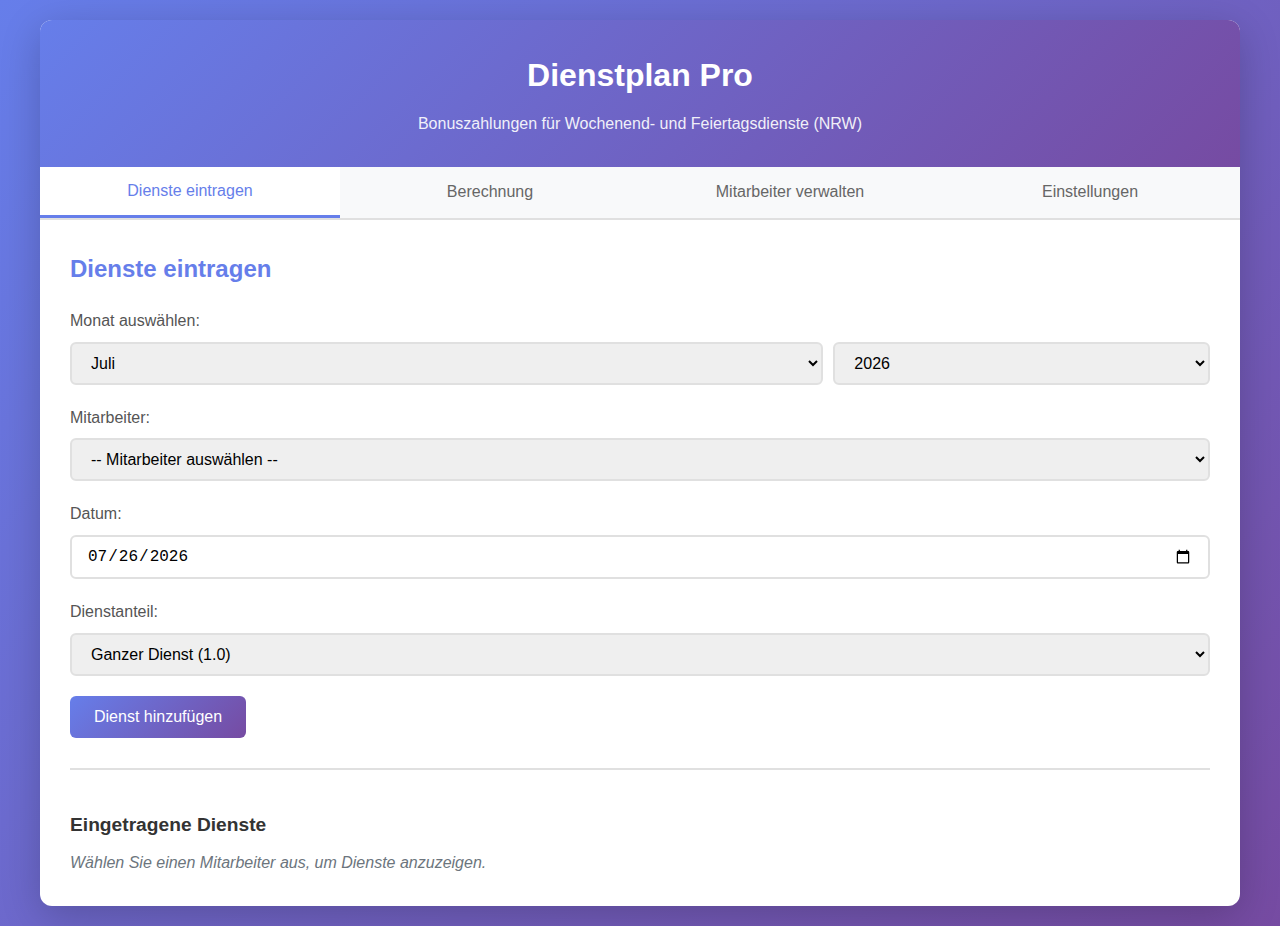
<file: index.html>
<!DOCTYPE html>
<html lang="de">
<head>
    <meta charset="UTF-8">
    <meta name="viewport" content="width=device-width, initial-scale=1.0">
    <title>Dienstplan Pro</title>
    <link rel="manifest" href="manifest.json">
    <meta name="theme-color" content="#0f172a">
    <link rel="stylesheet" href="styles.css">
    <script>
      if ('serviceWorker' in navigator) {
        navigator.serviceWorker.register('sw.js')
          .then(() => console.log('Service Worker Registered'));
      }
    </script>
</head>
<body>
    <div class="container">
        <header>
            <h1>Dienstplan Pro</h1>
            <p class="subtitle">Bonuszahlungen für Wochenend- und Feiertagsdienste (NRW)</p>
        </header>

        <!-- Navigation Tabs -->
        <div class="tabs">
            <button class="tab-btn active" data-tab="duties">Dienste eintragen</button>
            <button class="tab-btn" data-tab="calculation">Berechnung</button>
            <button class="tab-btn" data-tab="employees">Mitarbeiter verwalten</button>
            <button class="tab-btn" data-tab="settings">Einstellungen</button>
        </div>

        <!-- Tab: Dienste eintragen -->
        <div id="tab-duties" class="tab-content active">
            <div class="card">
                <h2>Dienste eintragen</h2>

                <!-- Month Selection -->
                <div class="form-group">
                    <label for="month-select">Monat auswählen:</label>
                    <div class="month-selector">
                        <select id="month-select">
                            <option value="1">Januar</option>
                            <option value="2">Februar</option>
                            <option value="3">März</option>
                            <option value="4">April</option>
                            <option value="5">Mai</option>
                            <option value="6">Juni</option>
                            <option value="7">Juli</option>
                            <option value="8">August</option>
                            <option value="9">September</option>
                            <option value="10">Oktober</option>
                            <option value="11">November</option>
                            <option value="12">Dezember</option>
                        </select>
                        <select id="year-select">
                            <!-- Will be populated by JavaScript -->
                        </select>
                    </div>
                </div>

                <!-- Employee Selection -->
                <div class="form-group">
                    <label for="employee-select-duty">Mitarbeiter:</label>
                    <select id="employee-select-duty">
                        <option value="">-- Mitarbeiter auswählen --</option>
                    </select>
                </div>

                <!-- Add Duty Form -->
                <div class="form-group">
                    <label for="duty-date">Datum:</label>
                    <input type="date" id="duty-date">
                </div>

                <div class="form-group">
                    <label for="duty-share">Dienstanteil:</label>
                    <select id="duty-share">
                        <option value="1">Ganzer Dienst (1.0)</option>
                        <option value="0.5">Halber Dienst (0.5)</option>
                    </select>
                </div>

                <button id="add-duty-btn" class="btn btn-primary">Dienst hinzufügen</button>

                <!-- Duties List -->
                <div class="duties-list">
                    <h3>Eingetragene Dienste</h3>
                    <div id="duties-display">
                        <p class="text-muted">Wählen Sie einen Mitarbeiter aus, um Dienste anzuzeigen.</p>
                    </div>
                </div>
            </div>
        </div>

        <!-- Tab: Berechnung -->
        <div id="tab-calculation" class="tab-content">
            <div class="card">
                <h2>Bonusberechnung</h2>

                <!-- Month Selection for Calculation -->
                <div class="form-group">
                    <label for="calc-month-select">Monat auswählen:</label>
                    <div class="month-selector">
                        <select id="calc-month-select">
                            <option value="1">Januar</option>
                            <option value="2">Februar</option>
                            <option value="3">März</option>
                            <option value="4">April</option>
                            <option value="5">Mai</option>
                            <option value="6">Juni</option>
                            <option value="7">Juli</option>
                            <option value="8">August</option>
                            <option value="9">September</option>
                            <option value="10">Oktober</option>
                            <option value="11">November</option>
                            <option value="12">Dezember</option>
                        </select>
                        <select id="calc-year-select">
                            <!-- Will be populated by JavaScript -->
                        </select>
                    </div>
                </div>

                <button id="calculate-btn" class="btn btn-primary">Berechnung durchführen</button>

                <!-- Results Display -->
                <div id="calculation-results">
                    <!-- Will be populated by JavaScript -->
                </div>
            </div>
        </div>

        <!-- Tab: Mitarbeiter verwalten -->
        <div id="tab-employees" class="tab-content">
            <div class="card">
                <h2>Mitarbeiter verwalten</h2>

                <!-- Add Employee -->
                <div class="form-group">
                    <label for="new-employee-name">Neuer Mitarbeiter:</label>
                    <div class="input-group">
                        <input type="text" id="new-employee-name" placeholder="Name eingeben...">
                        <button id="add-employee-btn" class="btn btn-primary">Hinzufügen</button>
                    </div>
                </div>

                <!-- Employee List -->
                <div class="employee-list">
                    <h3>Mitarbeiter</h3>
                    <div id="employee-list-display">
                        <p class="text-muted">Keine Mitarbeiter vorhanden.</p>
                    </div>
                </div>
            </div>
        </div>

        <!-- Tab: Einstellungen -->
        <div id="tab-settings" class="tab-content">
            <div class="card">
                <h2>Einstellungen & Daten</h2>

                <div class="settings-section">
                    <h3>Berechnungsregeln</h3>
                    <div class="info-box">
                        <h4>Qualifizierende Tage (WE/Feiertag):</h4>
                        <ul>
                            <li>Freitag, Samstag, Sonntag</li>
                            <li>Feiertage in NRW</li>
                            <li>Tag vor einem Feiertag</li>
                        </ul>

                        <h4>Bonusberechnung:</h4>
                        <ul>
                            <li>Mindestens <strong>2.0 qualifizierende Tage</strong> erforderlich</li>
                            <li>Bei Erreichen der Schwelle: <strong>1.0 qualifizierender Tag</strong> wird abgezogen</li>
                            <li>Normale Tage: <strong>250€</strong> pro Tag</li>
                            <li>Qualifizierende Tage: <strong>450€</strong> pro Tag</li>
                            <li>Halbe Dienste werden mit der Hälfte berechnet</li>
                        </ul>

                        <h4>Wichtig:</h4>
                        <p>Wenn weniger als 2.0 qualifizierende Tage erreicht werden, erfolgt <strong>keine Bonuszahlung</strong>.</p>
                    </div>
                </div>

                <div class="settings-section">
                    <h3>Datenexport / Import</h3>
                    <button id="export-csv-btn" class="btn btn-success">📊 Excel/CSV Export</button>
                    <button id="export-report-btn" class="btn btn-primary">📝 Bonus-Bericht</button>
                    <button id="export-btn" class="btn btn-secondary">Daten exportieren (JSON)</button>
                    <p class="text-muted" style="margin-top: 10px;">💡 <strong>Tipp:</strong> CSV-Dateien können direkt mit Excel, LibreOffice oder Google Sheets geöffnet werden. Der Bonus-Bericht öffnet sich in einem neuen Fenster zum Drucken.</p>
                    <div class="form-group">
                        <label for="import-file">Daten importieren:</label>
                        <input type="file" id="import-file" accept=".json">
                        <button id="import-btn" class="btn btn-secondary">Importieren</button>
                    </div>
                </div>

                <div class="settings-section">
                    <h3>Alle Daten löschen</h3>
                    <p class="text-warning">Achtung: Diese Aktion kann nicht rückgängig gemacht werden!</p>
                    <button id="clear-all-btn" class="btn btn-danger">Alle Daten löschen</button>
                </div>
            </div>
        </div>
    </div>

    <!-- Toast Notification -->
    <div id="toast" class="toast"></div>

    <!-- Scripts -->
    <script src="holidays.js"></script>
    <script src="calculator.js"></script>
    <script src="storage.js"></script>
    <script src="app.js"></script>
</body>
</html>
</file>
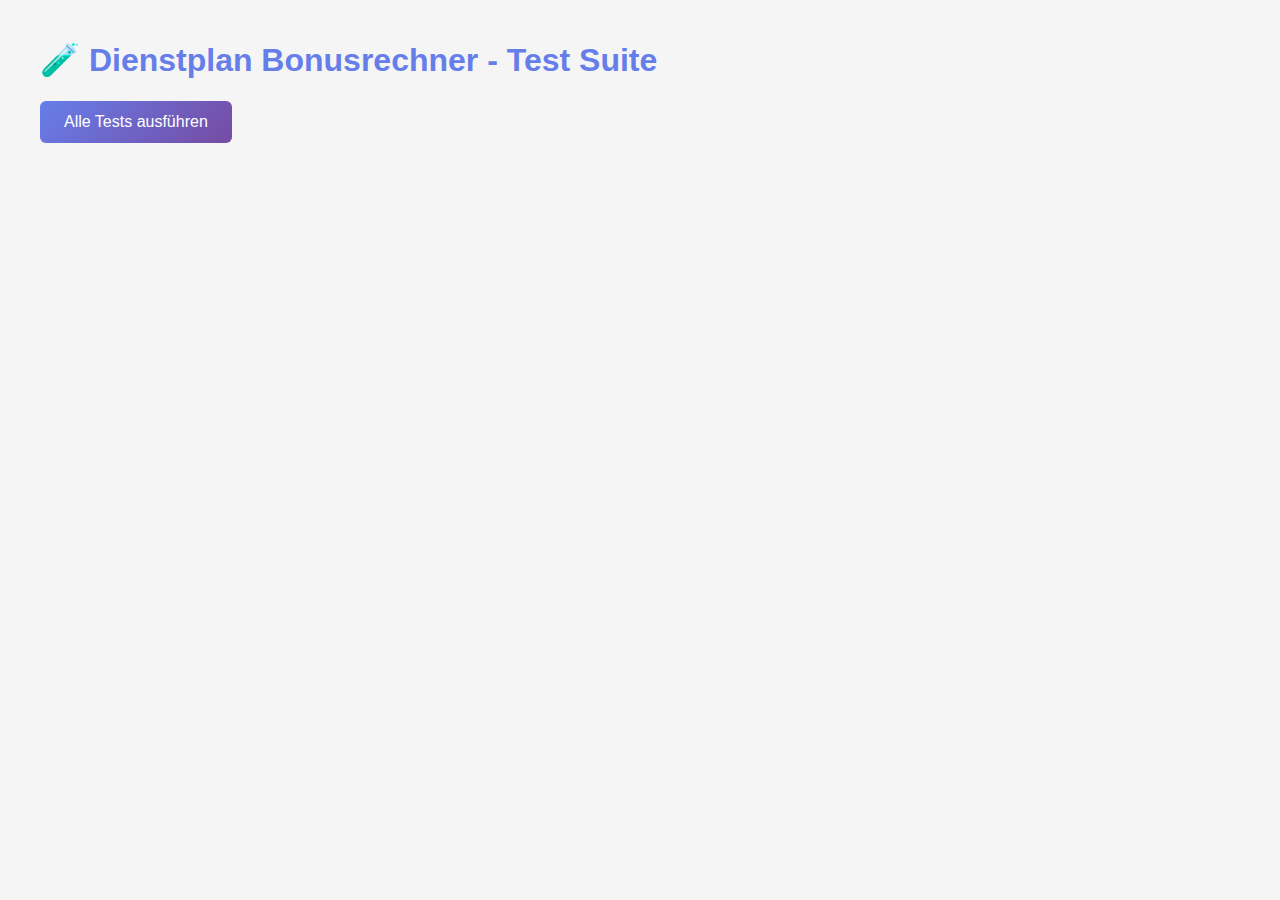
<file: test.html>
<!DOCTYPE html>
<html lang="de">
<head>
    <meta charset="UTF-8">
    <meta name="viewport" content="width=device-width, initial-scale=1.0">
    <title>Dienstplan Test Suite</title>
    <style>
        body {
            font-family: -apple-system, BlinkMacSystemFont, 'Segoe UI', Roboto, sans-serif;
            max-width: 1200px;
            margin: 0 auto;
            padding: 20px;
            background: #f5f5f5;
        }

        h1 {
            color: #667eea;
        }

        .test-suite {
            background: white;
            border-radius: 8px;
            padding: 20px;
            margin-bottom: 20px;
            box-shadow: 0 2px 10px rgba(0, 0, 0, 0.1);
        }

        .test-case {
            padding: 10px;
            margin: 5px 0;
            border-left: 4px solid #ccc;
            background: #f9f9f9;
        }

        .test-case.pass {
            border-left-color: #28a745;
            background: #f0f9f4;
        }

        .test-case.fail {
            border-left-color: #dc3545;
            background: #fff0f0;
        }

        .test-name {
            font-weight: 600;
            margin-bottom: 5px;
        }

        .test-details {
            font-size: 0.9em;
            color: #666;
            font-family: monospace;
        }

        .summary {
            display: flex;
            gap: 20px;
            margin-bottom: 20px;
        }

        .summary-item {
            flex: 1;
            padding: 20px;
            border-radius: 8px;
            text-align: center;
            color: white;
            font-size: 1.2em;
        }

        .summary-item.total {
            background: #667eea;
        }

        .summary-item.passed {
            background: #28a745;
        }

        .summary-item.failed {
            background: #dc3545;
        }

        .summary-item .label {
            font-size: 0.8em;
            opacity: 0.9;
        }

        .summary-item .value {
            font-size: 2em;
            font-weight: bold;
        }

        button {
            background: linear-gradient(135deg, #667eea 0%, #764ba2 100%);
            color: white;
            border: none;
            padding: 12px 24px;
            border-radius: 6px;
            font-size: 1em;
            cursor: pointer;
            margin-bottom: 20px;
        }

        button:hover {
            opacity: 0.9;
        }

        .error-details {
            background: #fff0f0;
            border: 1px solid #dc3545;
            padding: 10px;
            margin-top: 10px;
            border-radius: 4px;
            font-family: monospace;
            font-size: 0.85em;
            color: #721c24;
        }
    </style>
</head>
<body>
    <h1>🧪 Dienstplan Bonusrechner - Test Suite</h1>

    <button id="run-tests" onclick="runAllTests()">Alle Tests ausführen</button>

    <div class="summary" id="summary" style="display: none;">
        <div class="summary-item total">
            <div class="label">Gesamt</div>
            <div class="value" id="total-tests">0</div>
        </div>
        <div class="summary-item passed">
            <div class="label">Bestanden</div>
            <div class="value" id="passed-tests">0</div>
        </div>
        <div class="summary-item failed">
            <div class="label">Fehlgeschlagen</div>
            <div class="value" id="failed-tests">0</div>
        </div>
    </div>

    <div id="test-results"></div>

    <script src="holidays.js"></script>
    <script src="calculator.js"></script>
    <script src="storage.js"></script>
    <script src="test-suite.js"></script>
</body>
</html>
</file>
<file: styles.css>
/* Reset and Base Styles */
* {
    margin: 0;
    padding: 0;
    box-sizing: border-box;
}

body {
    font-family: -apple-system, BlinkMacSystemFont, 'Segoe UI', Roboto, 'Helvetica Neue', Arial, sans-serif;
    line-height: 1.6;
    color: #333;
    background: linear-gradient(135deg, #667eea 0%, #764ba2 100%);
    min-height: 100vh;
    padding: 20px;
}

.container {
    max-width: 1200px;
    margin: 0 auto;
    background: white;
    border-radius: 12px;
    box-shadow: 0 10px 40px rgba(0, 0, 0, 0.2);
    overflow: hidden;
}

/* Header */
header {
    background: linear-gradient(135deg, #667eea 0%, #764ba2 100%);
    color: white;
    padding: 30px;
    text-align: center;
}

header h1 {
    font-size: 2rem;
    margin-bottom: 10px;
}

.subtitle {
    font-size: 1rem;
    opacity: 0.9;
}

/* Tabs */
.tabs {
    display: flex;
    background: #f8f9fa;
    border-bottom: 2px solid #e0e0e0;
    overflow-x: auto;
}

.tab-btn {
    flex: 1;
    padding: 15px 20px;
    border: none;
    background: transparent;
    cursor: pointer;
    font-size: 1rem;
    font-weight: 500;
    color: #666;
    transition: all 0.3s ease;
    white-space: nowrap;
}

.tab-btn:hover {
    background: rgba(102, 126, 234, 0.1);
    color: #667eea;
}

.tab-btn.active {
    background: white;
    color: #667eea;
    border-bottom: 3px solid #667eea;
}

/* Tab Content */
.tab-content {
    display: none;
    padding: 30px;
    animation: fadeIn 0.3s ease;
}

.tab-content.active {
    display: block;
}

@keyframes fadeIn {
    from {
        opacity: 0;
        transform: translateY(10px);
    }
    to {
        opacity: 1;
        transform: translateY(0);
    }
}

/* Card */
.card {
    background: white;
}

.card h2 {
    color: #667eea;
    margin-bottom: 20px;
    font-size: 1.5rem;
}

.card h3 {
    color: #333;
    margin: 20px 0 10px;
    font-size: 1.2rem;
}

/* Form Elements */
.form-group {
    margin-bottom: 20px;
}

.form-group label {
    display: block;
    margin-bottom: 8px;
    font-weight: 500;
    color: #555;
}

.form-group input[type="text"],
.form-group input[type="date"],
.form-group input[type="file"],
.form-group select {
    width: 100%;
    padding: 10px 15px;
    border: 2px solid #e0e0e0;
    border-radius: 6px;
    font-size: 1rem;
    transition: border-color 0.3s ease;
}

.form-group input:focus,
.form-group select:focus {
    outline: none;
    border-color: #667eea;
}

.month-selector {
    display: grid;
    grid-template-columns: 2fr 1fr;
    gap: 10px;
}

.input-group {
    display: flex;
    gap: 10px;
}

.input-group input {
    flex: 1;
}

/* Buttons */
.btn {
    padding: 12px 24px;
    border: none;
    border-radius: 6px;
    font-size: 1rem;
    font-weight: 500;
    cursor: pointer;
    transition: all 0.3s ease;
}

.btn-primary {
    background: linear-gradient(135deg, #667eea 0%, #764ba2 100%);
    color: white;
}

.btn-primary:hover {
    transform: translateY(-2px);
    box-shadow: 0 5px 15px rgba(102, 126, 234, 0.4);
}

.btn-secondary {
    background: #6c757d;
    color: white;
    margin-right: 10px;
}

.btn-secondary:hover {
    background: #5a6268;
}

.btn-success {
    background: #28a745;
    color: white;
    margin-right: 10px;
}

.btn-success:hover {
    background: #218838;
    transform: translateY(-2px);
    box-shadow: 0 5px 15px rgba(40, 167, 69, 0.4);
}

.btn-danger {
    background: #dc3545;
    color: white;
}

.btn-danger:hover {
    background: #c82333;
}

.btn-small {
    padding: 6px 12px;
    font-size: 0.875rem;
}

/* Duties List */
.duties-list {
    margin-top: 30px;
    padding-top: 20px;
    border-top: 2px solid #e0e0e0;
}

.duty-item {
    display: flex;
    justify-content: space-between;
    align-items: center;
    padding: 15px;
    margin-bottom: 10px;
    background: #f8f9fa;
    border-radius: 6px;
    border-left: 4px solid #667eea;
}

.duty-item.qualifying {
    border-left-color: #28a745;
    background: #f0f9f4;
}

.duty-info {
    flex: 1;
}

.duty-date {
    font-weight: 600;
    color: #333;
    margin-bottom: 4px;
}

.duty-meta {
    font-size: 0.875rem;
    color: #666;
}

.duty-share {
    font-weight: 500;
    margin-right: 15px;
}

.badge {
    display: inline-block;
    padding: 4px 8px;
    border-radius: 4px;
    font-size: 0.75rem;
    font-weight: 600;
    margin-left: 8px;
}

.badge-qualifying {
    background: #28a745;
    color: white;
}

.badge-normal {
    background: #6c757d;
    color: white;
}

/* Employee List */
.employee-list {
    margin-top: 20px;
}

.employee-item {
    display: flex;
    justify-content: space-between;
    align-items: center;
    padding: 15px;
    margin-bottom: 10px;
    background: #f8f9fa;
    border-radius: 6px;
}

.employee-name {
    font-weight: 500;
    color: #333;
}

/* Calculation Results */
#calculation-results {
    margin-top: 30px;
}

.result-card {
    margin-bottom: 30px;
    padding: 20px;
    background: #f8f9fa;
    border-radius: 8px;
    border-left: 5px solid #667eea;
}

.result-card h3 {
    color: #667eea;
    margin-bottom: 15px;
}

.result-summary {
    display: grid;
    grid-template-columns: repeat(auto-fit, minmax(200px, 1fr));
    gap: 15px;
    margin-bottom: 20px;
}

.result-item {
    background: white;
    padding: 15px;
    border-radius: 6px;
    box-shadow: 0 2px 5px rgba(0, 0, 0, 0.05);
}

.result-label {
    font-size: 0.875rem;
    color: #666;
    margin-bottom: 5px;
}

.result-value {
    font-size: 1.5rem;
    font-weight: 600;
    color: #333;
}

.result-value.success {
    color: #28a745;
}

.result-value.warning {
    color: #ffc107;
}

.result-value.danger {
    color: #dc3545;
}

.bonus-total {
    background: linear-gradient(135deg, #667eea 0%, #764ba2 100%);
    color: white;
    padding: 20px;
    border-radius: 8px;
    text-align: center;
    margin-top: 20px;
}

.bonus-total h4 {
    font-size: 1rem;
    margin-bottom: 10px;
    opacity: 0.9;
}

.bonus-total .amount {
    font-size: 2.5rem;
    font-weight: 700;
}

.threshold-warning {
    background: #fff3cd;
    border: 2px solid #ffc107;
    border-radius: 6px;
    padding: 15px;
    margin: 20px 0;
}

.threshold-warning h4 {
    color: #856404;
    margin-bottom: 5px;
}

.threshold-warning p {
    color: #856404;
    margin: 0;
}

/* Settings */
.settings-section {
    margin-bottom: 40px;
    padding-bottom: 20px;
    border-bottom: 2px solid #e0e0e0;
}

.settings-section:last-child {
    border-bottom: none;
}

.info-box {
    background: #e7f3ff;
    border-left: 4px solid #2196f3;
    padding: 20px;
    border-radius: 6px;
    margin-top: 15px;
}

.info-box h4 {
    color: #1976d2;
    margin: 15px 0 10px;
}

.info-box h4:first-child {
    margin-top: 0;
}

.info-box ul {
    margin-left: 20px;
}

.info-box li {
    margin-bottom: 5px;
}

.info-box p {
    margin-top: 10px;
}

/* Utility Classes */
.text-muted {
    color: #6c757d;
    font-style: italic;
}

.text-warning {
    color: #856404;
    font-weight: 500;
}

/* Toast Notification */
.toast {
    position: fixed;
    bottom: 30px;
    right: 30px;
    background: #333;
    color: white;
    padding: 15px 25px;
    border-radius: 6px;
    box-shadow: 0 5px 20px rgba(0, 0, 0, 0.3);
    transform: translateY(100px);
    opacity: 0;
    transition: all 0.3s ease;
    z-index: 1000;
}

.toast.show {
    transform: translateY(0);
    opacity: 1;
}

.toast.success {
    background: #28a745;
}

.toast.error {
    background: #dc3545;
}

.toast.info {
    background: #17a2b8;
}

/* Responsive Design */
@media (max-width: 768px) {
    body {
        padding: 10px;
    }

    header h1 {
        font-size: 1.5rem;
    }

    .tab-content {
        padding: 20px;
    }

    .month-selector {
        grid-template-columns: 1fr;
    }

    .result-summary {
        grid-template-columns: 1fr;
    }

    .input-group {
        flex-direction: column;
    }

    .tabs {
        overflow-x: auto;
    }

    .tab-btn {
        font-size: 0.875rem;
        padding: 12px 15px;
    }

    .bonus-total .amount {
        font-size: 2rem;
    }
}

/* Print Styles */
@media print {
    body {
        background: white;
        padding: 0;
    }

    .container {
        box-shadow: none;
    }

    .tabs,
    .btn,
    .form-group {
        display: none;
    }

    .tab-content {
        display: block !important;
        padding: 20px 0;
    }
}
</file>
